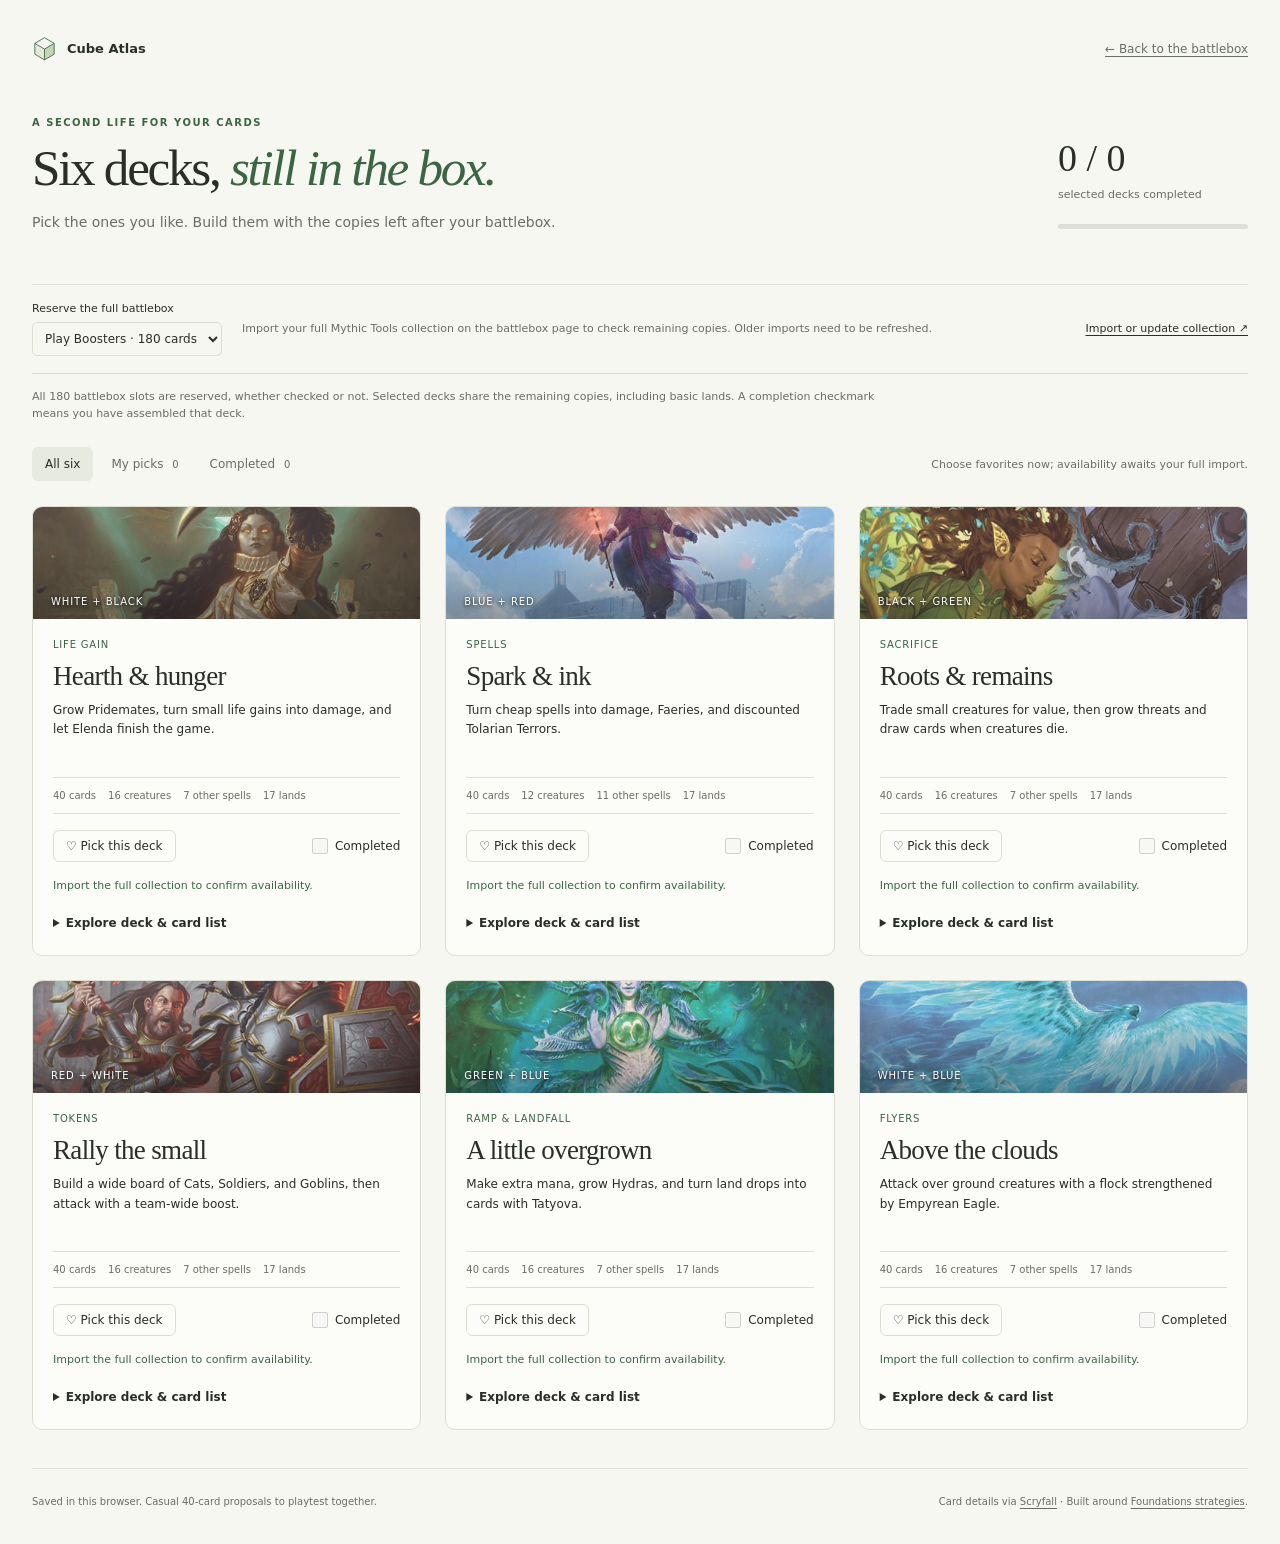
<file: decks.html>
<!doctype html>
<html lang="en">
<head>
<meta charset="utf-8"><meta name="viewport" content="width=device-width,initial-scale=1"><meta name="theme-color" content="#f7f7f2">
<title>Leftover decks — Cube Atlas</title><link rel="icon" href="assets/cube.svg"><link rel="stylesheet" href="decks.css"><script src="decks.js" defer></script>
</head>
<body>
<div class="page">
<header><a class="brand" href="./"><img src="assets/cube.svg" alt="">Cube Atlas</a><a href="./">← Back to the battlebox</a></header>
<main>
<div class="intro"><div><p class="eyebrow">A second life for your cards</p><h1>Six decks, <em>still in the box.</em></h1><p>Pick the ones you like. Build them with the copies left after your battlebox.</p></div><div class="overall"><strong id="completion">0 / 0</strong><span id="completion-label">selected decks completed</span><progress id="progress" value="0" max="1" aria-label="Selected decks completed"></progress></div></div>
<div class="setup"><label>Reserve the full battlebox <select id="roster"><option value="booster">Play Boosters · 180 cards</option><option value="original">Original list · 180 cards</option></select></label><p id="collection-status" role="status">Loading collection…</p><a href="./#import-owned">Import or update collection ↗</a></div>
<p class="explanation">All 180 battlebox slots are reserved, whether checked or not. Selected decks share the remaining copies, including basic lands. A completion checkmark means you have assembled that deck.</p>
<div id="error" role="alert" hidden></div>
<div class="toolbar"><div class="filters" aria-label="Deck display"><button data-filter="all" aria-pressed="true">All six</button><button data-filter="picked" aria-pressed="false">My picks <span id="picked-count">0</span></button><button data-filter="completed" aria-pressed="false">Completed <span id="completed-count">0</span></button></div><p id="allocation" role="status"></p></div>
<div id="decks" class="deck-grid"></div><p id="empty" hidden>No decks here yet. Pick a favorite from All six.</p>
</main>
<footer><p>Saved in this browser. Casual 40-card proposals to playtest together.</p><p>Card details via <a href="https://scryfall.com" target="_blank" rel="noreferrer">Scryfall</a> · Built around <a href="https://magic.wizards.com/en/news/feature/foundations-prerelease-guide" target="_blank" rel="noreferrer">Foundations strategies</a>.</p></footer>
</div>
<div id="preview" hidden><img alt=""></div><div id="toast" role="status" hidden></div><div id="sparkles" aria-hidden="true"></div>
</body></html>
</file>
<file: decks.css>
:root{color-scheme:light;--paper:#f7f7f2;--ink:#292e28;--muted:#686e65;--line:#dddfd5;--green:#3c6544;font-family:system-ui,-apple-system,BlinkMacSystemFont,"Segoe UI",sans-serif;color:var(--ink);background:var(--paper);font-synthesis:none}*{box-sizing:border-box}[hidden]{display:none!important}body{margin:0;font-size:14px}a{color:inherit;text-underline-offset:3px}button,select,input{font:inherit}button,select{color:inherit}button,a,input,select,summary{-webkit-tap-highlight-color:transparent}button,summary,label{cursor:pointer}button:focus-visible,a:focus-visible,select:focus-visible,input:focus-visible,summary:focus-visible{outline:2px solid var(--green);outline-offset:4px}.page{max-width:1440px;margin:auto;padding:36px 32px 24px}header{display:flex;align-items:center;justify-content:space-between;gap:16px;font-size:12px}header>a:last-child{color:var(--muted)}.brand{display:flex;align-items:center;gap:10px;font-size:13px;font-weight:650;text-decoration:none}.brand img{width:25px;height:25px}.intro{display:flex;align-items:center;justify-content:space-between;gap:40px;margin:56px 0 36px}.eyebrow{font-size:10px;letter-spacing:.15em;text-transform:uppercase;font-weight:650;color:var(--green);margin:0 0 12px}h1{font-family:Georgia,serif;font-size:clamp(36px,4vw,53px);letter-spacing:-.045em;font-weight:400;line-height:1.1;margin:0 0 15px}h1 em{color:var(--green)}.intro p:not(.eyebrow),.explanation{color:var(--muted);line-height:1.6}.overall{min-width:190px}.overall strong{font:38px Georgia,serif;display:block}.overall span{display:block;font-size:11px;color:var(--muted);margin:8px 0 12px}progress{width:100%;height:5px;appearance:none;border:0;background:var(--line);border-radius:5px;overflow:hidden}progress::-webkit-progress-bar{background:var(--line)}progress::-webkit-progress-value{background:var(--green)}progress::-moz-progress-bar{background:var(--green)}.setup{display:flex;align-items:center;gap:20px;border-block:1px solid var(--line);padding:17px 0;font-size:11px}.setup label{display:flex;flex-direction:column;gap:7px;flex-shrink:0}.setup p{flex:1;line-height:1.6;overflow-wrap:anywhere;color:var(--muted)}select{background:var(--paper);border:1px solid var(--line);padding:8px;border-radius:5px;font-size:12px}.explanation{font-size:11px;max-width:870px;margin:14px 0 24px}.toolbar{display:flex;align-items:center;justify-content:space-between;gap:20px;margin-bottom:24px}.filters{display:flex;gap:5px}.filters button{background:transparent;border:0;border-radius:6px;padding:10px 13px;font-size:12px;color:var(--muted)}.filters button[aria-pressed=true]{background:#e7ebdf;color:var(--ink)}.filters span{margin-left:5px;font-size:10px}#allocation{font-size:11px;color:var(--muted);text-align:right}.deck-grid{display:grid;grid-template-columns:repeat(3,minmax(0,1fr));gap:24px;align-items:start}.deck{border:1px solid var(--line);border-radius:10px;overflow:hidden;background:#fcfcf8}.deck[data-picked=true]{border-color:#8ea391}.deck[data-completed=true]{box-shadow:0 0 0 2px #3c654418}.deck-top{height:112px;position:relative;background:var(--wash);overflow:hidden}.deck-top img{width:100%;height:100%;object-fit:cover;object-position:center 35%;opacity:.82}.deck-top:after{content:"";position:absolute;inset:0;background:linear-gradient(0deg,#0005,transparent 70%)}.color-label{position:absolute;bottom:12px;left:18px;color:white;z-index:1;font-size:10px;letter-spacing:.09em;text-transform:uppercase;text-shadow:0 1px 4px #000}.body{padding:20px}.deck h2{font:27px/1.1 Georgia,serif;letter-spacing:-.025em;font-weight:400;margin:0 0 9px}.theme{font-size:10px;text-transform:uppercase;letter-spacing:.08em;color:var(--green);margin:0 0 12px}.summary{font-size:12px;line-height:1.65;margin:0 0 16px;min-height:60px}.stats{display:flex;gap:12px;font-size:10px;color:var(--muted);padding-block:12px;border-block:1px solid var(--line);flex-wrap:wrap}.actions{display:flex;align-items:center;justify-content:space-between;gap:10px;margin:16px 0}.pick{border:1px solid var(--line);background:transparent;border-radius:6px;padding:8px 12px;font-size:12px}.pick[aria-pressed=true]{background:#e7ebdf;border-color:#b9c9b5;color:var(--green)}.done{display:flex;align-items:center;gap:7px;font-size:12px}.done input{width:16px;height:16px;accent-color:var(--green);margin:0}.availability{font-size:11px;line-height:1.5;margin:8px 0;color:var(--green)}.availability[data-missing=true]{color:#94492d}button:disabled{cursor:default;opacity:.5}details{margin-top:17px}summary{font-size:12px;font-weight:550;padding:5px 0}details p{font-size:12px;line-height:1.65;color:var(--muted)}.list-head{display:flex;justify-content:space-between;align-items:center;margin:16px 0 9px;font-size:10px;color:var(--muted)}.list-head button{font-size:11px;border:0;background:none;text-decoration:underline;text-underline-offset:3px}.card-row{display:grid;grid-template-columns:22px 28px minmax(0,1fr) auto;gap:7px;align-items:center;min-height:38px;font-size:11px;border-bottom:1px solid #dddfd570}.card-thumbnail{display:block;width:28px;height:39px;background:url("assets/mtg-card-back.jpg") center/contain no-repeat}.card-row img{display:block;width:28px;height:39px;object-fit:contain;border-radius:3px;opacity:0}.card-row img[data-loaded=true]{opacity:1}.card-row a{text-decoration:none}.card-row a:hover{text-decoration:underline}.card-row .quantity{color:var(--muted);text-align:center}.card-row .stock{font-size:9px;color:var(--muted)}.card-row .stock[data-missing=true]{color:#94492d;font-weight:650}.section-label{font-size:9px;letter-spacing:.1em;color:var(--muted);text-transform:uppercase;margin:18px 0 6px}.curve{display:flex;gap:7px;align-items:end;height:58px;margin-top:16px}.curve-column{flex:1;display:flex;flex-direction:column;align-items:center;justify-content:flex-end;height:100%;font-size:9px;color:var(--muted);gap:3px}.curve-bar{width:100%;max-width:25px;min-height:1px;background:#a8b99d;border-radius:3px 3px 0 0}.curve-caption{font-size:10px;color:var(--muted);margin:7px 0 0}footer{border-top:1px solid var(--line);display:flex;justify-content:space-between;gap:20px;font-size:10px;color:var(--muted);margin-top:38px;padding-top:15px;line-height:1.6}#error{padding:12px;border:1px solid #b48057;border-radius:5px;color:#94492d;font-size:12px;margin-bottom:20px}#empty{padding:35px;color:var(--muted)}#preview{position:fixed;z-index:50;pointer-events:none;width:250px;max-width:calc(100vw - 24px);border-radius:12px;overflow:hidden;box-shadow:0 12px 35px #0004}#preview img{width:100%;display:block}#toast{position:fixed;bottom:24px;left:50%;transform:translateX(-50%);padding:16px 24px;border-radius:10px;background:#293c2c;color:#fffdf4;z-index:20;max-width:calc(100% - 32px);font-size:13px;text-align:center}#sparkles{position:fixed;inset:0;pointer-events:none;overflow:hidden;z-index:19}.sparkle{position:absolute;color:#819c66;font:26px Georgia,serif}@media(max-width:1100px){.deck-grid{grid-template-columns:repeat(2,minmax(0,1fr))}.setup{flex-wrap:wrap}.setup p{min-width:230px}}@media(max-width:650px){.page{padding:24px 18px}.intro{flex-direction:column;align-items:stretch;gap:22px;margin:36px 0 28px}.overall{max-width:240px}.overall strong{font-size:32px}.deck-grid{grid-template-columns:1fr}.setup{align-items:start;gap:12px}.setup p{margin:0}.toolbar{flex-direction:column;align-items:start;gap:4px}#allocation{text-align:left}.summary{min-height:0}footer{flex-direction:column;gap:0}.body{padding:18px}.deck-top{height:125px}}@media(prefers-reduced-motion:reduce){*,*::before,*::after{animation:none!important;transition:none!important}#sparkles{display:none}}
</file>
